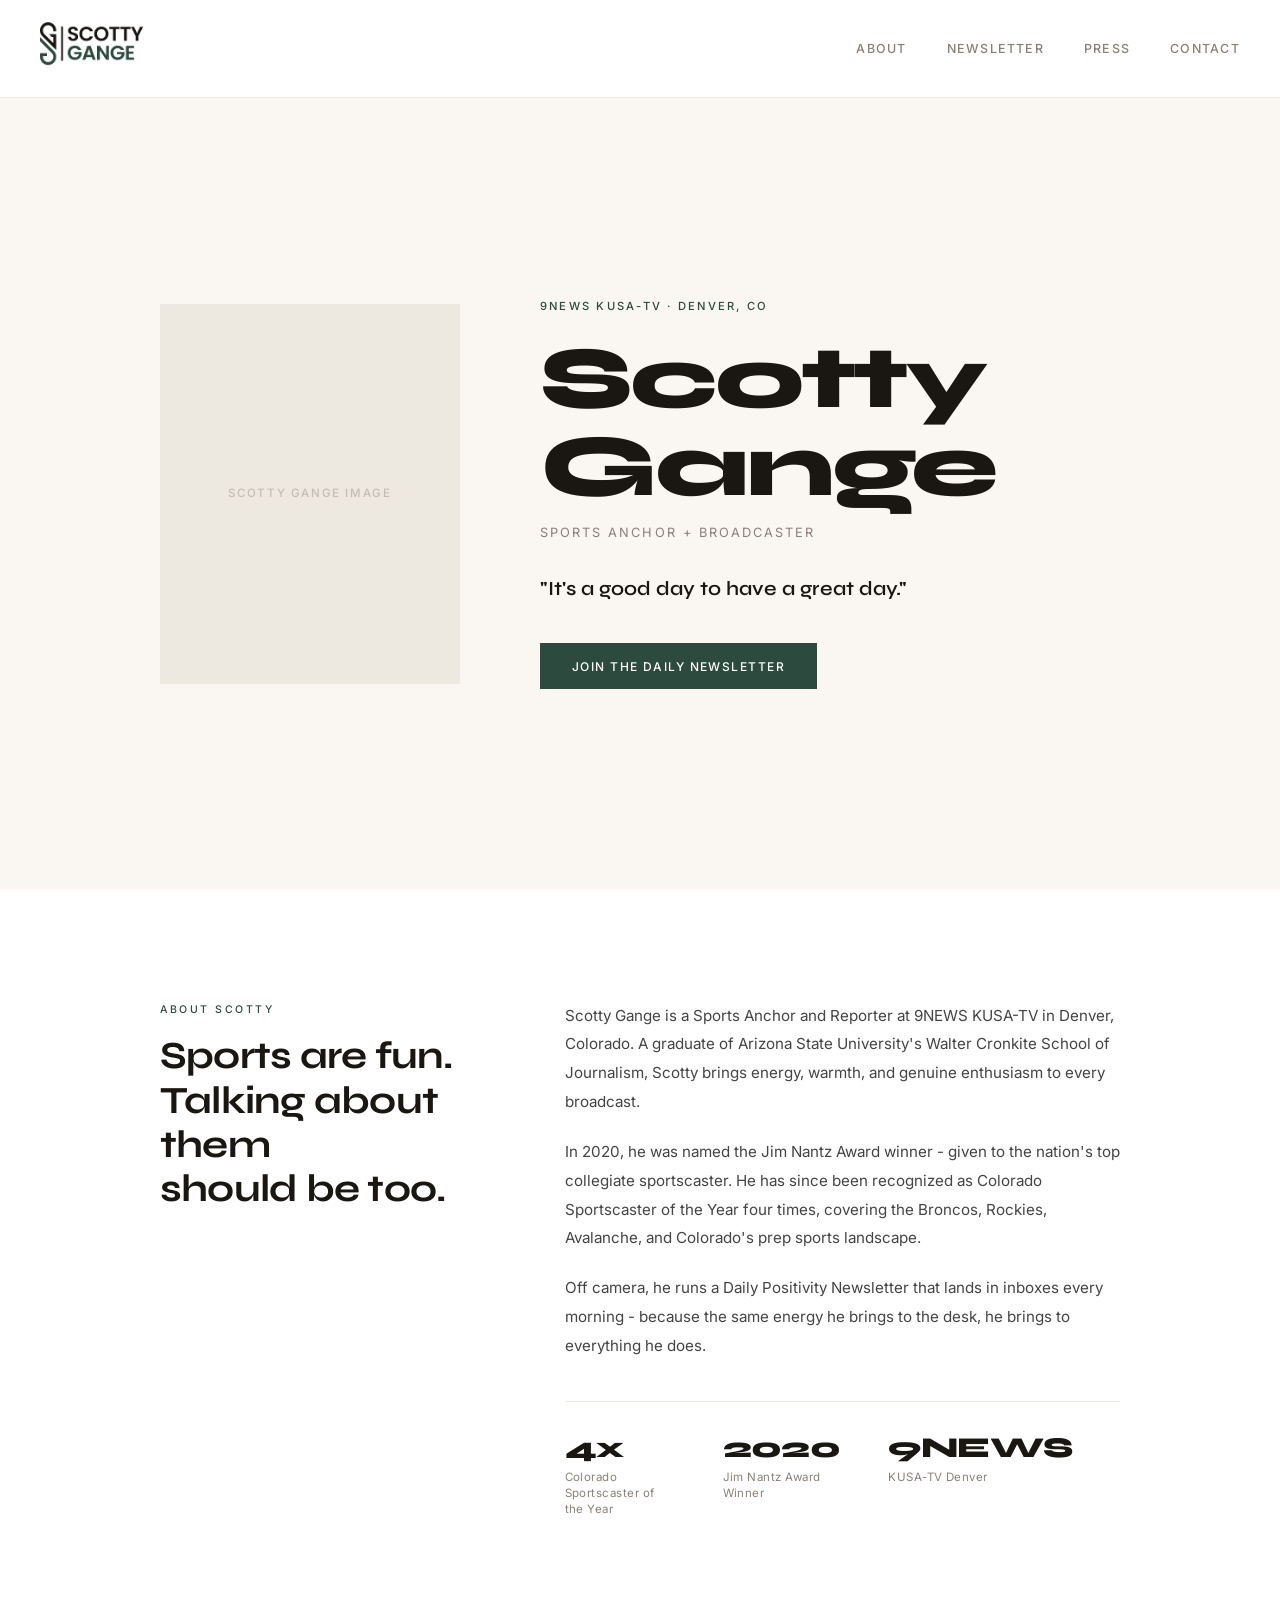
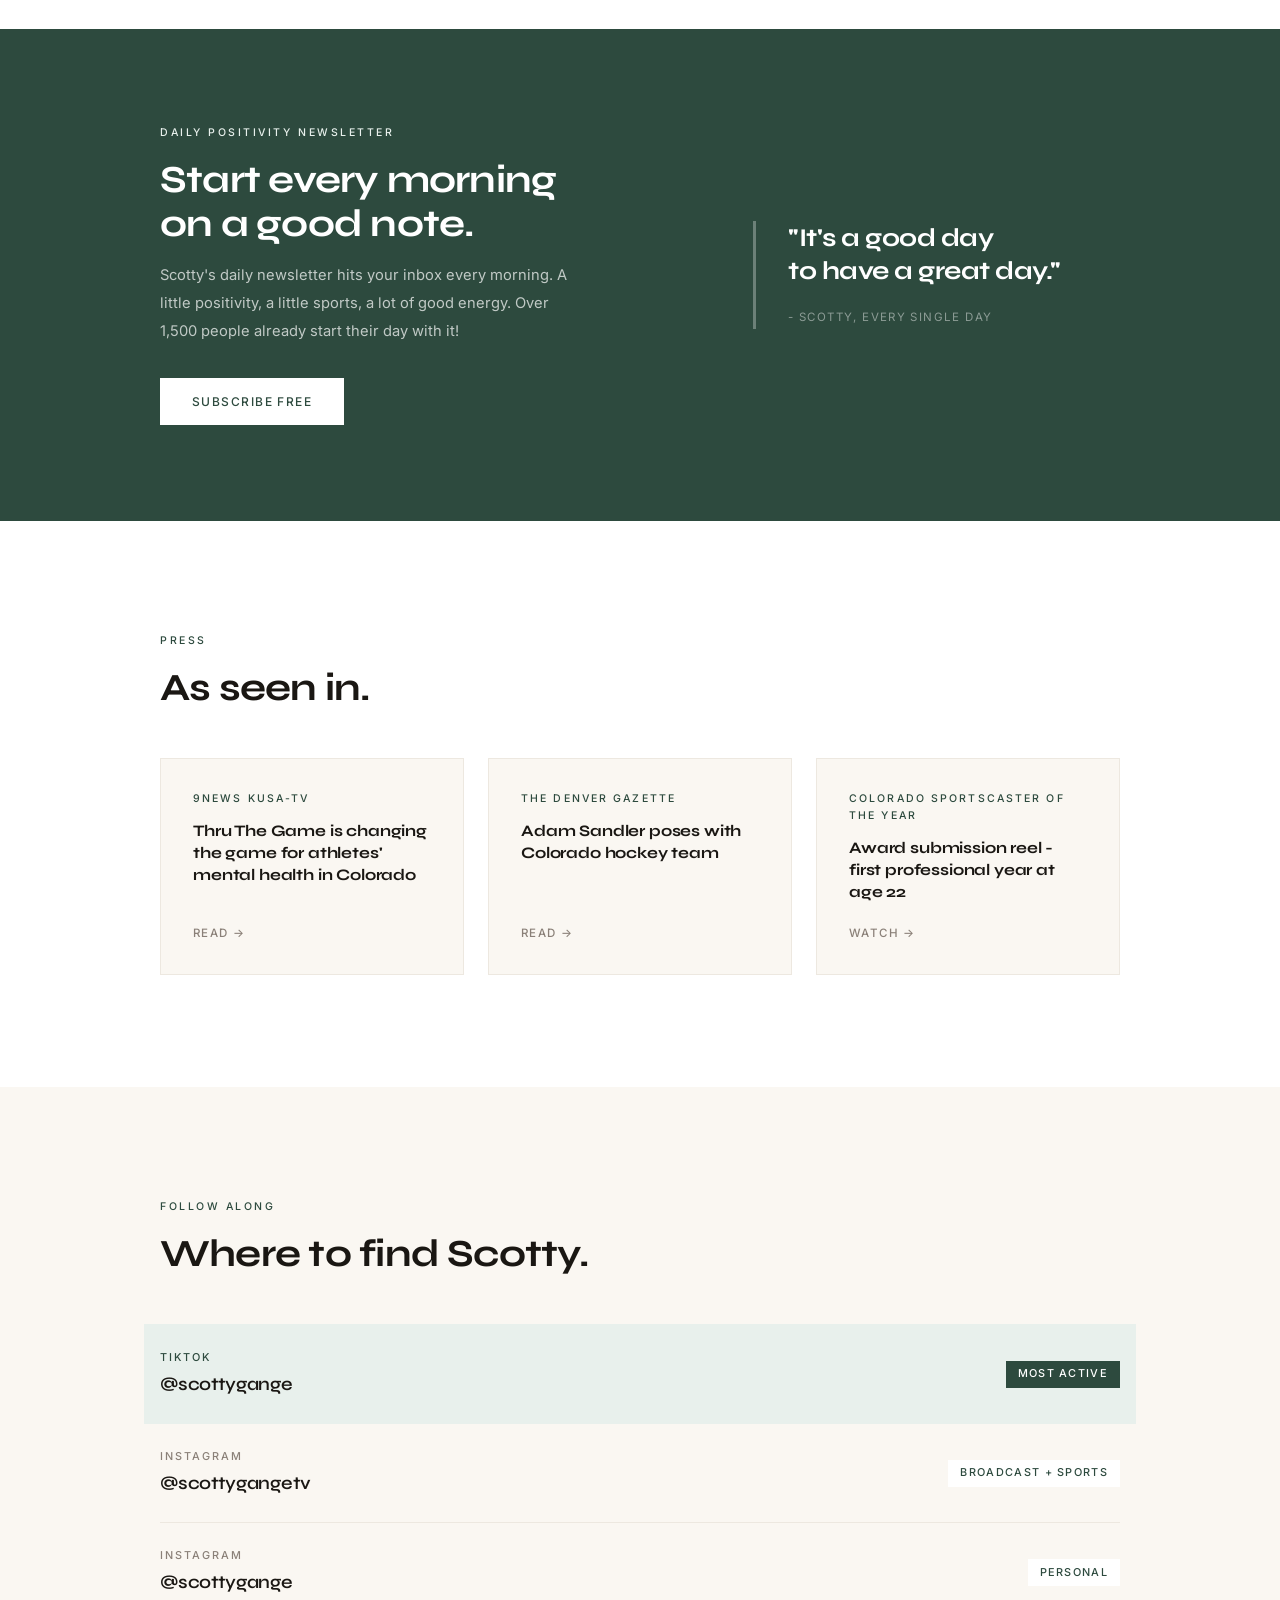
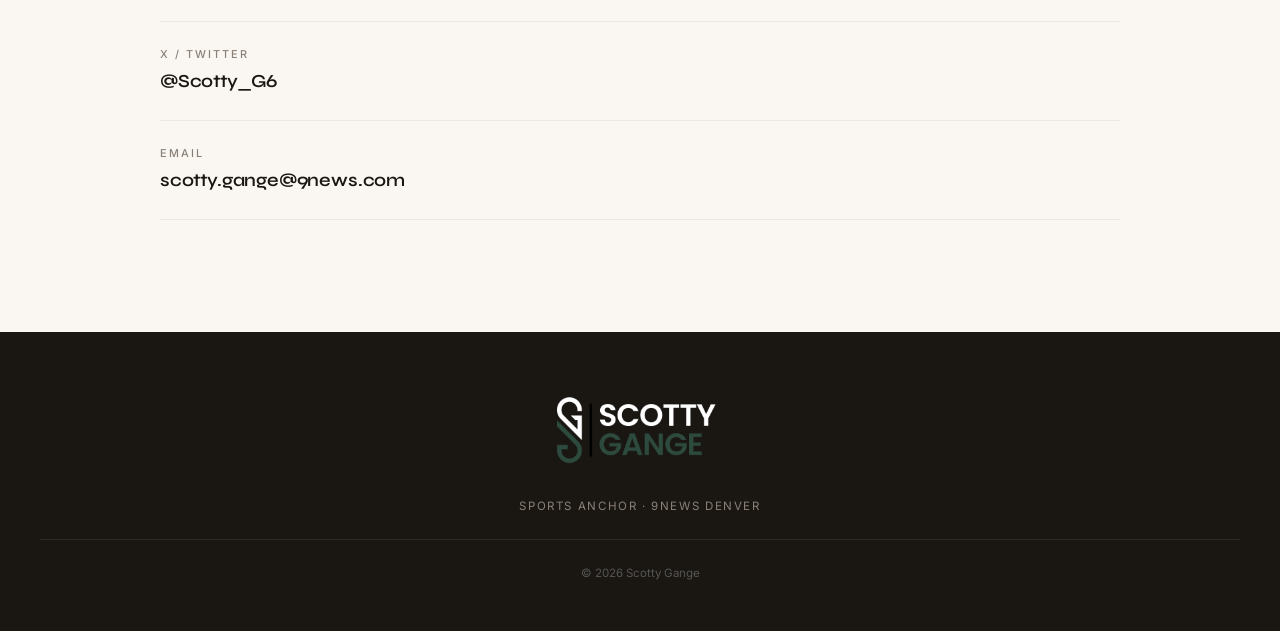
<file: index.html>
<!DOCTYPE html>
<html lang="en">
<head>
  <meta charset="UTF-8">
  <meta name="viewport" content="width=device-width, initial-scale=1.0">

  <!-- meta -->
  <title>Scotty Gange | Sports Anchor + Broadcaster</title>
  <meta name="description" content="Scotty Gange is a Sports Anchor at 9NEWS KUSA-TV in Denver, Colorado. Jim Nantz Award Winner and four-time Colorado Sportscaster of the Year.">
  <meta name="author" content="Scotty Gange">
  <meta name="robots" content="index, follow">
  <link rel="canonical" href="https://scottygange.com/">

  <!-- sharing -->
  <meta property="og:type" content="website">
  <meta property="og:url" content="https://scottygange.com/">
  <meta property="og:title" content="Scotty Gange | Sports Anchor + Broadcaster">
  <meta property="og:description" content="Sports Anchor at 9NEWS KUSA-TV in Denver. Jim Nantz Award Winner. Four-time Colorado Sportscaster of the Year.">
  <meta property="og:image" content="https://scottygange.com/assets/og-image.webp">
  <meta property="og:image:width" content="1200">
  <meta property="og:image:height" content="630">
  <meta property="og:site_name" content="Scotty Gange">
  <meta property="og:locale" content="en_US">

  <!-- twitter -->
  <meta name="twitter:card" content="summary_large_image">
  <meta name="twitter:site" content="@Scotty_G6">
  <meta name="twitter:creator" content="@Scotty_G6">
  <meta name="twitter:title" content="Scotty Gange | Sports Anchor + Broadcaster">
  <meta name="twitter:description" content="Sports Anchor at 9NEWS KUSA-TV in Denver. Jim Nantz Award Winner. Four-time Colorado Sportscaster of the Year.">
  <meta name="twitter:image" content="https://scottygange.com/assets/og-image.webp">

  <!-- favicon -->
  <link rel="icon" type="image/png" href="/favicon/favicon-96x96.png" sizes="96x96">
  <link rel="icon" type="image/svg+xml" href="/favicon/favicon.svg">
  <link rel="shortcut icon" href="/favicon/favicon.ico">
  <link rel="apple-touch-icon" sizes="180x180" href="/favicon/apple-touch-icon.png">
  <meta name="apple-mobile-web-app-title" content="ScottyGange">
  <link rel="manifest" href="/favicon/site.webmanifest">

  <!-- fonts -->
  <link rel="preconnect" href="https://fonts.googleapis.com">
  <link rel="preconnect" href="https://fonts.gstatic.com" crossorigin>
  <link href="https://fonts.googleapis.com/css2?family=Syne:wght@400;600;700;800&family=Inter:wght@300;400;500&display=swap" rel="stylesheet">

  <!-- styles -->
  <link rel="stylesheet" href="css/style.css?v=1.05">
  <link rel="preload" as="image" href="/assets/img1.webp">
</head>
<body>

  
<nav class="nav">
    <div class="nav-brand">
      <img src="/assets/logo.webp?v=1.0" alt="Scotty Gange">
    </div>
    <ul class="nav-links">
      <li><a href="#about">About</a></li>
      <li><a href="#newsletter">Newsletter</a></li>
      <li><a href="#press">Press</a></li>
      <li><a href="#contact">Contact</a></li>
    </ul>
    <button class="menu-toggle" aria-label="Open menu">
      <span></span>
      <span></span>
      <span></span>
    </button>
  </nav>

  <!-- Mobile overlay -->
  <div class="mobile-menu">
    <button class="menu-close" aria-label="Close menu">&times;</button>
    <ul class="mobile-nav-links">
      <li><a href="#about">About</a></li>
      <li><a href="#newsletter">Newsletter</a></li>
      <li><a href="#press">Press</a></li>
      <li><a href="#contact">Contact</a></li>
    </ul>
    <p class="mobile-catchphrase">"It's a good day to have a great day."</p>
  </div>

  <section class="hero">
    <div class="hero-inner">
      <div class="hero-photo">
        <img src="/assets/img1.webp?v=1.0" alt="Scotty Gange" loading="eager" fetchpriority="high">
        <div class="photo-placeholder">
          <span>Scotty Gange image</span>
        </div>
      </div>
      <div class="hero-text">
        <p class="eyebrow">9NEWS KUSA-TV &middot; Denver, CO</p>
        <h1>Scotty Gange</h1>
        <p class="hero-role">Sports Anchor + Broadcaster</p>
        <p class="catchphrase">"It's a good day to have a great day."</p>
        <a href="https://docs.google.com/forms/d/e/1FAIpQLSdgIyKJNrYOHZzbPWwwYgb70rj3iHH-yfydlxTzdp0Yvbecag/viewform" target="_blank" class="btn">Join the Daily Newsletter</a>
      </div>
    </div>
  </section>

  <section class="about" id="about">
    <div class="container">
      <div class="about-grid">
        <div class="about-left">
          <p class="section-label">About Scotty</p>
          <h2 class="section-title">Sports are fun.<br>Talking about them<br>should be too.</h2>
        </div>
        <div class="about-right">
          <p>Scotty Gange is a Sports Anchor and Reporter at 9NEWS KUSA-TV in Denver, Colorado. A graduate of Arizona State University's Walter Cronkite School of Journalism, Scotty brings energy, warmth, and genuine enthusiasm to every broadcast.</p>
          <p>In 2020, he was named the Jim Nantz Award winner - given to the nation's top collegiate sportscaster. He has since been recognized as Colorado Sportscaster of the Year four times, covering the Broncos, Rockies, Avalanche, and Colorado's prep sports landscape.</p>
          <p>Off camera, he runs a Daily Positivity Newsletter that lands in inboxes every morning - because the same energy he brings to the desk, he brings to everything he does.</p>
          <div class="credentials">
            <div class="credential">
              <span class="cred-num">4x</span>
              <span class="cred-label">Colorado Sportscaster of the Year</span>
            </div>
            <div class="credential">
              <span class="cred-num">2020</span>
              <span class="cred-label">Jim Nantz Award Winner</span>
            </div>
            <div class="credential">
              <span class="cred-num">9NEWS</span>
              <span class="cred-label">KUSA-TV Denver</span>
            </div>
          </div>
        </div>
      </div>
    </div>
  </section>

  <section class="newsletter" id="newsletter">
    <div class="container">
      <div class="newsletter-inner">
        <div class="newsletter-text">
          <p class="section-label light">Daily Positivity Newsletter</p>
          <h2 class="section-title light">Start every morning<br>on a good note.</h2>
          <p class="newsletter-sub">Scotty's daily newsletter hits your inbox every morning. A little positivity, a little sports, a lot of good energy. Over 1,500 people already start their day with it!</p>
          <a href="https://docs.google.com/forms/d/e/1FAIpQLSdgIyKJNrYOHZzbPWwwYgb70rj3iHH-yfydlxTzdp0Yvbecag/viewform" target="_blank" class="btn btn-light">Subscribe Free</a>
        </div>
        <div class="newsletter-quote">
          <p>"It's a good day<br>to have a great day."</p>
          <span>- Scotty, every single day</span>
        </div>
      </div>
    </div>
  </section>


  <section class="press" id="press">
    <div class="container">
      <p class="section-label">Press</p>
      <h2 class="section-title">As seen in.</h2>
      <div class="press-grid">

        <a href="https://www.9news.com/article/sports/local-sports/thru-the-game-athletes-mental-health-colorado/73-5900f1d0-d70f-40e0-b7be-44e6776c51c3" target="_blank" class="press-card">
          <span class="press-pub">9NEWS KUSA-TV</span>
          <h3 class="press-headline">Thru The Game is changing the game for athletes' mental health in Colorado</h3>
          <span class="press-read">Read &rarr;</span>
        </a>

        <a href="https://www.denvergazette.com" target="_blank" class="press-card">
          <span class="press-pub">The Denver Gazette</span>
          <h3 class="press-headline">Adam Sandler poses with Colorado hockey team</h3>
          <span class="press-read">Read &rarr;</span>
        </a>

        <a href="https://www.youtube.com/watch?v=1lMKm5xQEtY" target="_blank" class="press-card">
          <span class="press-pub">Colorado Sportscaster of the Year</span>
          <h3 class="press-headline">Award submission reel - first professional year at age 22</h3>
          <span class="press-read">Watch &rarr;</span>
        </a>

      </div>
    </div>
  </section>

  <section class="social" id="contact">
    <div class="container">
      <p class="section-label">Follow Along</p>
      <h2 class="section-title">Where to find Scotty.</h2>
      <div class="social-links">
        <a href="https://www.tiktok.com/@scottygange" target="_blank" class="social-link featured">
          <div class="social-link-left">
            <span class="social-platform">TikTok</span>
            <span class="social-handle">@scottygange</span>
          </div>
          <span class="social-tag">Most active</span>
        </a>
        <a href="https://www.instagram.com/scottygangetv/" target="_blank" class="social-link">
          <div class="social-link-left">
            <span class="social-platform">Instagram</span>
            <span class="social-handle">@scottygangetv</span>
          </div>
          <span class="social-tag">Broadcast + sports</span>
        </a>
        <a href="https://www.instagram.com/scottygange/" target="_blank" class="social-link">
          <div class="social-link-left">
            <span class="social-platform">Instagram</span>
            <span class="social-handle">@scottygange</span>
          </div>
          <span class="social-tag">Personal</span>
        </a>
        <a href="https://x.com/Scotty_G6" target="_blank" class="social-link">
          <div class="social-link-left">
            <span class="social-platform">X / Twitter</span>
            <span class="social-handle">@Scotty_G6</span>
          </div>
        </a>
        <a href="mailto:scotty.gange@9news.com" class="social-link">
          <div class="social-link-left">
            <span class="social-platform">Email</span>
            <span class="social-handle">scotty.gange@9news.com</span>
          </div>
        </a>
      </div>
    </div>
  </section>

  <footer class="footer">
    <div class="footer-inner">
      <div class="footer-brand">
        <img src="/assets/logo-light.webp?v=1.0" alt="Scotty Gange">
      </div>
      <p class="footer-sub">Sports Anchor &middot; 9NEWS Denver</p>
      <p class="footer-bottom">&copy; 2026 Scotty Gange</p>
    </div>
  </footer>

  <script src="js/script.js?v=1.02"></script>
</body>
</html>
</file>
<file: css/style.css>
/* ===========================
   SCOTTY GANGE - style.css
   =========================== */

*, *::before, *::after {
  margin: 0;
  padding: 0;
  box-sizing: border-box;
}

:root {
  --white: #ffffff;
  --cream: #faf7f2;
  --cream-dark: #ede8e0;
  --black: #1a1713;
  --dark: #1a1713;
  --muted: #8a8078;
  --muted-light: #c4bdb4;
  --blue: #2d4a3e;
  --blue-dark: #1e3329;
  --blue-light: #e8f0ec;
}

html {
  scroll-behavior: smooth;
}

body {
  font-family: 'Inter', sans-serif;
  background: var(--cream);
  color: var(--black);
  font-size: 16px;
  line-height: 1.6;
}

/* ===========================
   NAV
   =========================== */

.nav {
  background: var(--white);
  padding: 0.7rem 2.5rem;
  display: flex;
  justify-content: space-between;
  align-items: center;
  position: sticky;
  top: 0;
  z-index: 100;
  border-bottom: 1px solid var(--cream-dark);
}

.nav-brand {
  font-family: 'Syne', sans-serif;
  font-weight: 700;
  color: var(--black);
  font-size: 1.1rem;
  letter-spacing: -0.01em;
}

.nav-brand img {
  height: 65px;
  width: auto;
}

.nav-links {
  display: flex;
  gap: 2.5rem;
  list-style: none;
}

.nav-links a {
  color: var(--muted);
  text-decoration: none;
  font-size: 0.78rem;
  letter-spacing: 0.1em;
  text-transform: uppercase;
  font-weight: 500;
  transition: color 0.2s;
}

.nav-links a:hover {
  color: var(--black);
}


/* ===========================
   MOBILE MENU
   =========================== */

.menu-toggle {
  display: none;
  flex-direction: column;
  gap: 5px;
  background: none;
  border: none;
  cursor: pointer;
  padding: 4px;
}

.menu-toggle span {
  display: block;
  width: 24px;
  height: 2px;
  background: var(--black);
  transition: all 0.3s ease;
}

.mobile-menu {
  position: fixed;
  inset: 0;
  background: var(--dark);
  z-index: 999;
  display: flex;
  flex-direction: column;
  justify-content: center;
  align-items: center;
  gap: 0;
  opacity: 0;
  pointer-events: none;
  transition: opacity 0.35s ease;
}

.mobile-menu.open {
  opacity: 1;
  pointer-events: all;
}

.menu-close {
  position: absolute;
  top: 1.5rem;
  right: 2rem;
  background: none;
  border: none;
  color: var(--cream);
  font-size: 2rem;
  cursor: pointer;
  line-height: 1;
  opacity: 0.6;
  transition: opacity 0.2s;
}

.menu-close:hover {
  opacity: 1;
}

.mobile-nav-links {
  list-style: none;
  text-align: center;
  display: flex;
  flex-direction: column;
  gap: 2rem;
  margin-bottom: 4rem;
}

.mobile-nav-links a {
  font-family: 'Syne', sans-serif;
  font-size: 1.5rem;
  font-weight: 800;
  color: var(--cream);
  text-decoration: none;
  letter-spacing: -0.02em;
  transition: color 0.2s;
}

.mobile-nav-links a:hover {
  color: var(--blue);
}

.mobile-catchphrase {
  font-family: 'Inter', sans-serif;
  font-size: 0.85rem;
  color: rgba(255,255,255,0.3);
  letter-spacing: 0.08em;
  text-align: center;
  position: absolute;
  bottom: 3rem;
}

@media (max-width: 860px) {
  .menu-toggle {
    display: flex;
  }
}

/* ===========================
   HERO
   =========================== */

.hero {
  background: var(--cream);
  min-height: 88vh;
  display: flex;
  align-items: center;
  padding: 5rem 2.5rem;
}

.hero-inner {
  max-width: 960px;
  margin: 0 auto;
  width: 100%;
  display: flex;
  align-items: center;
  gap: 5rem;
}

.hero-photo {
  flex-shrink: 0;
  width: 300px;
  height: 380px;
  overflow: hidden;
  background: var(--cream-dark);
  position: relative;
}

.hero-photo img {
  width: 100%;
  height: 100%;
  object-fit: cover;
  object-position: top;
  display: none;
}

.photo-placeholder {
  position: absolute;
  inset: 0;
  display: flex;
  align-items: center;
  justify-content: center;
  background: var(--cream-dark);
}

.photo-placeholder span {
  font-size: 0.72rem;
  letter-spacing: 0.14em;
  text-transform: uppercase;
  color: var(--muted-light);
  font-weight: 500;
}

.hero-text {
  flex: 1;
}

.eyebrow {
  font-size: 0.7rem;
  letter-spacing: 0.2em;
  text-transform: uppercase;
  color: var(--blue);
  margin-bottom: 1.2rem;
  font-weight: 500;
}

.hero h1 {
  font-family: 'Syne', sans-serif;
  font-weight: 800;
  font-size: clamp(3rem, 7vw, 5.5rem);
  color: var(--black);
  line-height: 1.0;
  letter-spacing: -0.03em;
  margin-bottom: 0.75rem;
}

.hero-role {
  font-size: 0.8rem;
  letter-spacing: 0.16em;
  text-transform: uppercase;
  color: var(--muted);
  margin-bottom: 2rem;
  font-weight: 400;
}

.catchphrase {
  font-family: 'Syne', sans-serif;
  font-size: 1.25rem;
  font-weight: 600;
  color: var(--black);
  margin-bottom: 2.5rem;
  line-height: 1.4;
}

/* ===========================
   BUTTONS
   =========================== */

.btn {
  display: inline-block;
  background: var(--blue);
  color: var(--white);
  padding: 0.85rem 2rem;
  font-size: 0.75rem;
  letter-spacing: 0.12em;
  text-transform: uppercase;
  font-weight: 500;
  text-decoration: none;
  font-family: 'Inter', sans-serif;
  transition: background 0.2s;
}

.btn:hover {
  background: var(--blue-dark);
}

.btn-light {
  background: var(--white);
  color: var(--blue);
}

.btn-light:hover {
  background: var(--cream);
}

/* ===========================
   ABOUT
   =========================== */

.about {
  padding: 7rem 2.5rem;
  background: var(--white);
}

.container {
  max-width: 960px;
  margin: 0 auto;
}

.section-label {
  font-size: 0.66rem;
  letter-spacing: 0.24em;
  text-transform: uppercase;
  color: var(--blue);
  margin-bottom: 1rem;
  font-weight: 500;
}

.section-label.light {
  color: var(--blue-light);
}

.section-title {
  font-family: 'Syne', sans-serif;
  font-weight: 700;
  font-size: clamp(1.8rem, 3vw, 2.6rem);
  color: var(--black);
  line-height: 1.15;
  letter-spacing: -0.02em;
  margin-bottom: 1rem;
}

.section-title.light {
  color: var(--white);
}

.about-grid {
  display: grid;
  grid-template-columns: 1fr 1.8fr;
  gap: 6rem;
  align-items: start;
}

.about-right p {
  font-size: 0.95rem;
  line-height: 1.9;
  color: #444;
  margin-bottom: 1.3rem;
}

.credentials {
  display: flex;
  gap: 3rem;
  margin-top: 2.5rem;
  padding-top: 2rem;
  border-top: 1px solid var(--cream-dark);
}

.credential {
  display: flex;
  flex-direction: column;
  gap: 0.4rem;
}

.cred-num {
  font-family: 'Syne', sans-serif;
  font-size: 1.8rem;
  color: var(--black);
  font-weight: 800;
  line-height: 1;
  letter-spacing: -0.02em;
}

.cred-label {
  font-size: 0.72rem;
  color: var(--muted);
  letter-spacing: 0.04em;
  line-height: 1.4;
  max-width: 110px;
}

/* ===========================
   NEWSLETTER
   =========================== */

.newsletter {
  background: var(--blue);
  padding: 6rem 2.5rem;
}

.newsletter-inner {
  max-width: 960px;
  margin: 0 auto;
  display: grid;
  grid-template-columns: 1.4fr 1fr;
  gap: 5rem;
  align-items: center;
}

.newsletter-sub {
  font-size: 0.92rem;
  color: rgba(255,255,255,0.7);
  max-width: 420px;
  margin: 1rem 0 2rem;
  line-height: 1.9;
}

.newsletter-quote {
  border-left: 3px solid rgba(255,255,255,0.3);
  padding-left: 2rem;
}

.newsletter-quote p {
  font-family: 'Syne', sans-serif;
  font-size: 1.6rem;
  font-weight: 700;
  color: var(--white);
  line-height: 1.3;
  letter-spacing: -0.02em;
  margin-bottom: 1rem;
}

.newsletter-quote span {
  font-size: 0.72rem;
  letter-spacing: 0.12em;
  text-transform: uppercase;
  color: rgba(255,255,255,0.45);
}


/* ===========================
   PRESS
   =========================== */

.press {
  padding: 7rem 2.5rem;
  background: var(--white);
}

.press .section-title {
  margin-bottom: 3rem;
}

.press-grid {
  display: grid;
  grid-template-columns: repeat(3, 1fr);
  gap: 1.5rem;
}

.press-card {
  display: flex;
  flex-direction: column;
  gap: 0.75rem;
  padding: 2rem;
  border: 1px solid var(--cream-dark);
  text-decoration: none;
  transition: border-color 0.3s ease, transform 0.3s ease;
  background: var(--cream);
}

.press-card:hover {
  border-color: var(--blue);
  transform: translateY(-3px);
}

.press-pub {
  font-size: 0.66rem;
  letter-spacing: 0.2em;
  text-transform: uppercase;
  color: var(--blue);
  font-weight: 500;
}

.press-headline {
  font-family: 'Syne', sans-serif;
  font-size: 1rem;
  font-weight: 700;
  color: var(--black);
  line-height: 1.4;
  letter-spacing: -0.01em;
  flex: 1;
}

.press-read {
  font-size: 0.72rem;
  letter-spacing: 0.12em;
  text-transform: uppercase;
  color: var(--muted);
  font-weight: 500;
  margin-top: 0.5rem;
  transition: color 0.2s;
}

.press-card:hover .press-read {
  color: var(--blue);
}

@media (max-width: 860px) {
  .press-grid {
    grid-template-columns: 1fr;
  }

  .press {
    padding: 4rem 1.5rem;
  }
}



/* ===========================
   SOCIAL / CONTACT
   =========================== */

.social {
  padding: 7rem 2.5rem;
  background: var(--cream);
}

.social .section-title {
  margin-bottom: 3rem;
}

.social-links {
  display: flex;
  flex-direction: column;
  gap: 0;
}

.social-link {
  display: flex;
  justify-content: space-between;
  align-items: center;
  padding: 1.5rem 0;
  border-bottom: 1px solid var(--cream-dark);
  text-decoration: none;
  transition: padding-left 0.2s, background 0.2s;
}

.social-link:first-child {
  border-top: 1px solid var(--cream-dark);
}

.social-link:hover {
  padding-left: 0.75rem;
  transition: padding-left 0.3s ease;
}

.social-link.featured {
  background: var(--blue-light);
  padding-left: 1rem;
  padding-right: 1rem;
  margin: 0 -1rem;
  border-color: transparent;
}

.social-link.featured:hover {
  padding-left: 1.5rem;
}

.social-link-left {
  display: flex;
  flex-direction: column;
  gap: 0.2rem;
}

.social-platform {
  font-size: 0.68rem;
  letter-spacing: 0.18em;
  text-transform: uppercase;
  color: var(--muted);
  font-weight: 500;
}

.social-link.featured .social-platform {
  color: var(--blue);
}

.social-handle {
  font-family: 'Syne', sans-serif;
  font-size: 1.15rem;
  font-weight: 600;
  color: var(--black);
  letter-spacing: -0.01em;
}

.social-tag {
  font-size: 0.68rem;
  letter-spacing: 0.12em;
  text-transform: uppercase;
  color: var(--blue);
  font-weight: 500;
  background: var(--white);
  padding: 0.3rem 0.75rem;
}

.social-link.featured .social-tag {
  background: var(--blue);
  color: var(--white);
}

/* ===========================
   FOOTER
   =========================== */

.footer {
  background: var(--dark);
  padding: 3rem 2.5rem;
  text-align: center;
}

.footer-brand {
  font-family: 'Syne', sans-serif;
  font-size: 1.3rem;
  font-weight: 700;
  color: var(--white);
  margin-bottom: 0.4rem;
  letter-spacing: -0.01em;
}

.footer-brand img {
  height: 100px;
  width: auto;
}

.footer-sub {
  font-size: 0.72rem;
  letter-spacing: 0.14em;
  text-transform: uppercase;
  color: var(--muted);
  margin-bottom: 1.5rem;
}

.footer-bottom {
  font-size: 0.72rem;
  color: #555;
  border-top: 1px solid #2a2a2a;
  padding-top: 1.5rem;
  margin-top: 1.5rem;
}

/* ===========================
   FADE-IN (set by JS)
   =========================== */

.fade-in {
  opacity: 0;
  transform: translateY(16px);
  transition: opacity 0.55s ease, transform 0.55s ease;
}

.fade-in.visible {
  opacity: 1;
  transform: translateY(0);
}

/* ===========================
   RESPONSIVE
   =========================== */

@media (max-width: 860px) {
  .hero-inner {
    flex-direction: column;
    gap: 2.5rem;
    text-align: center;
  }

  .hero-photo {
    width: 100%;
    height: 280px;
  }

  .eyebrow {
    text-align: center;
  }

  .about-grid {
    grid-template-columns: 1fr;
    gap: 2rem;
  }

  .newsletter-inner {
    grid-template-columns: 1fr;
    gap: 3rem;
  }

  .credentials {
    flex-direction: column;
    gap: 1.5rem;
  }

  .nav-links {
    display: none;
  }

  .hero, .about, .social {
    padding: 4rem 1.5rem;
  }

  .newsletter {
    padding: 4rem 1.5rem;
  }
}
</file>
